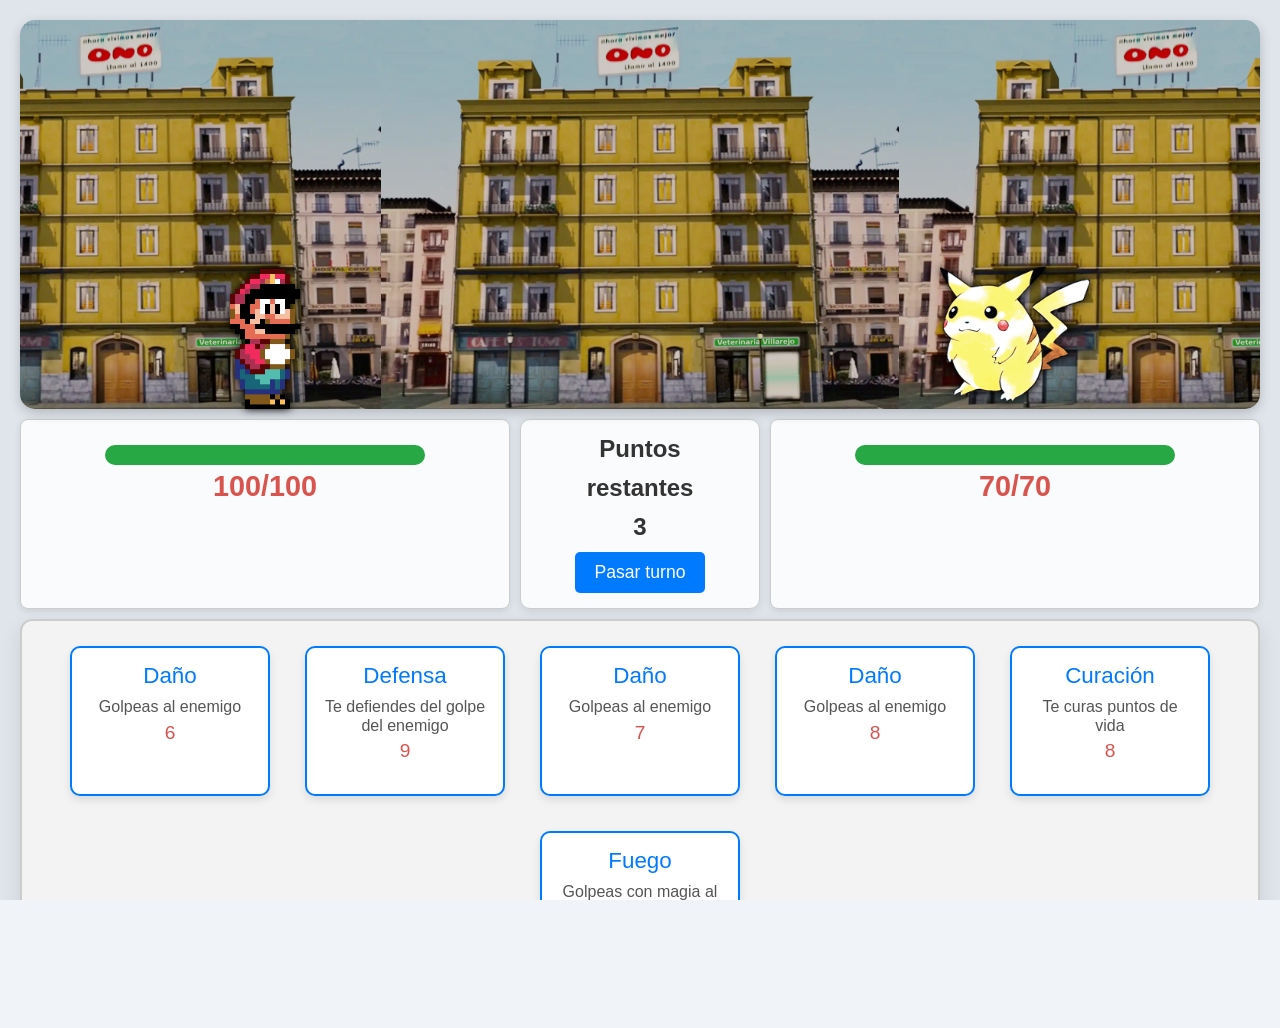
<file: Javascript The Spire/combate.html>
<!DOCTYPE html>
<html lang="es">

<head>
    <meta charset="UTF-8">
    <meta name="viewport" content="width=device-width, initial-scale=1.0">
    <title>Combate</title>
    <link rel="stylesheet" href="normalize.css">
    <link rel="stylesheet" href="combate.css">
</head>

<body>
    <script src="HeroAttack.js"></script>
    <script src="deck.js"></script>
    <script src="MonsterAttack.js"></script>


    <div class="parent">
        <div class="div1" id="combat"></div>
        <div class="div4">
            <img src="mario.png" alt="">
        </div>
        <div class="div5">
            <img id='monsterImage' alt="">
        </div>
        <div class="div6">
            <progress max="100" id="hero-HP"></progress>
            <div class="textHP">
                <h2><span id="hero-actualHP"></span>/<span id="hero-totalHP">100</span></h2>

            </div>
            <div>
                <!-- Estadísticas del héroe -->
                <p id="hero-defense">Defensa: <span id="hero-defensePoint">0</span></p>
                <p id="hero-burn">Quemadura: <span id="hero-burnPoint">0</span></p>
                <p id="hero-poison">Veneno: <span id="hero-poisonPoint">0</span></p>
                <p id="hero-freeze">Congelamiento: <span id="hero-freezePoint">0</span></p>
            </div>
        </div>
        <div class="div2" id="stat"></div>
        <div class="div8">
            <h2>Puntos </h2>
            <h2>restantes</h2>
            <h2><span id="energyPoint">3</span></h2>
            <button class="turn-button" id="turn-button">Pasar turno</button>
        </div>
        <div class="div7">
            <progress max="70" id="monster-HP" value="70"></progress>
            <div class="textHP">
                <h2><span id="monster-actualHP">70</span>/<span id="monster-totalHP">70</span></h2>
            </div>
            <div>
                <!-- Estadísticas del enemigo -->
                <p id="monster-defense">Defensa: <span id="monster-defensePoint">0</span></p>
                <p id="monster-burn">Quemadura: <span id="monster-burnPoint">0</span></p>
                <p id="monster-poison">Veneno: <span id="monster-poisonPoint">0</span></p>
                <p id="monster-freeze">Congelamiento: <span id="monster-freezePoint">0</span></p>
            </div>
        </div>
        <div class="div3" id="hand">
        </div>
    </div>

    <script>
        generarCartas();

        function atacar(event) {
            const card = event.currentTarget;
            const tipoCarta = card.querySelector('.card-header').textContent;
            const valorCarta = parseInt(card.querySelector('.card-value').textContent);
            const actionPoint = document.getElementById('energyPoint');
            if (actionPoint.textContent > 0) {
                let promise; // Inicializar la promesa
                switch (tipoCarta) {
                    case 'Daño':
                        promise = damage(valorCarta);
                        break;
                    case 'Curación':
                        promise = heal(valorCarta);
                        break;
                    case 'Defensa':
                        promise = defense(valorCarta);
                        break;
                    case 'Fuego':
                        promise = fireAttack(valorCarta);
                        break;
                    case 'Hielo':
                        promise = iceAttack(valorCarta);
                        break;
                    default:
                        console.error('Tipo de carta no reconocido:', tipoCarta);
                        return; // Salir si el tipo no es reconocido
                }
                // Esperar a que se complete la acción
                if (promise) {
                    promise.then(() => {
                        actionPoint.textContent = actionPoint.textContent - 1; // Restar un punto de acción
                        removeCard(card);
                        // Comprobar si no hay puntos de acción restantes
                        if (actionPoint.textContent === '0') {
                            setTimeout(() => {
                                pasarTurno();
                            }, 200)
                        }
                    });
                }
            }
        }

        function turnoJugador() {
            checkWinOrLoss();
            removeAllCard();
            alert('Es tu turno ahora.');
            generarCartas();
            document.getElementById('energyPoint').textContent = parseInt(document.getElementById('energyPoint').textContent) + 3; // Añade 3 puntos de energía al jugador
            console.log("Turno del jugador iniciado");
            document.getElementById('turn-button').style.display = 'block';

        }

        function pasarTurno() {
            alert('Pasando turno...');
            checkWinOrLoss();
            document.getElementById('turn-button').style.display = 'none';
            removeAllCard();
            startMonsterTurn();
        }

        document.getElementById('turn-button').addEventListener('click', pasarTurno);


       



        function checkWinOrLoss() {
            const heroHP = parseInt(document.getElementById('hero-actualHP').textContent);
            const monsterHP = parseInt(document.getElementById('monster-actualHP').textContent);

            if (monsterHP < 1) {
                alert('¡Has ganado!');
                sessionStorage.setItem('vidaActual', parseInt(document.getElementById('hero-actualHP').textContent));
                window.location.href = 'mapa.html';

            } else if (heroHP < 1) {
                alert('¡Has perdido!');

               

                window.location.href = 'index.html';

            }
        }
    </script>
    <script src="onload.js"></script>
</body>

</html>
</file>
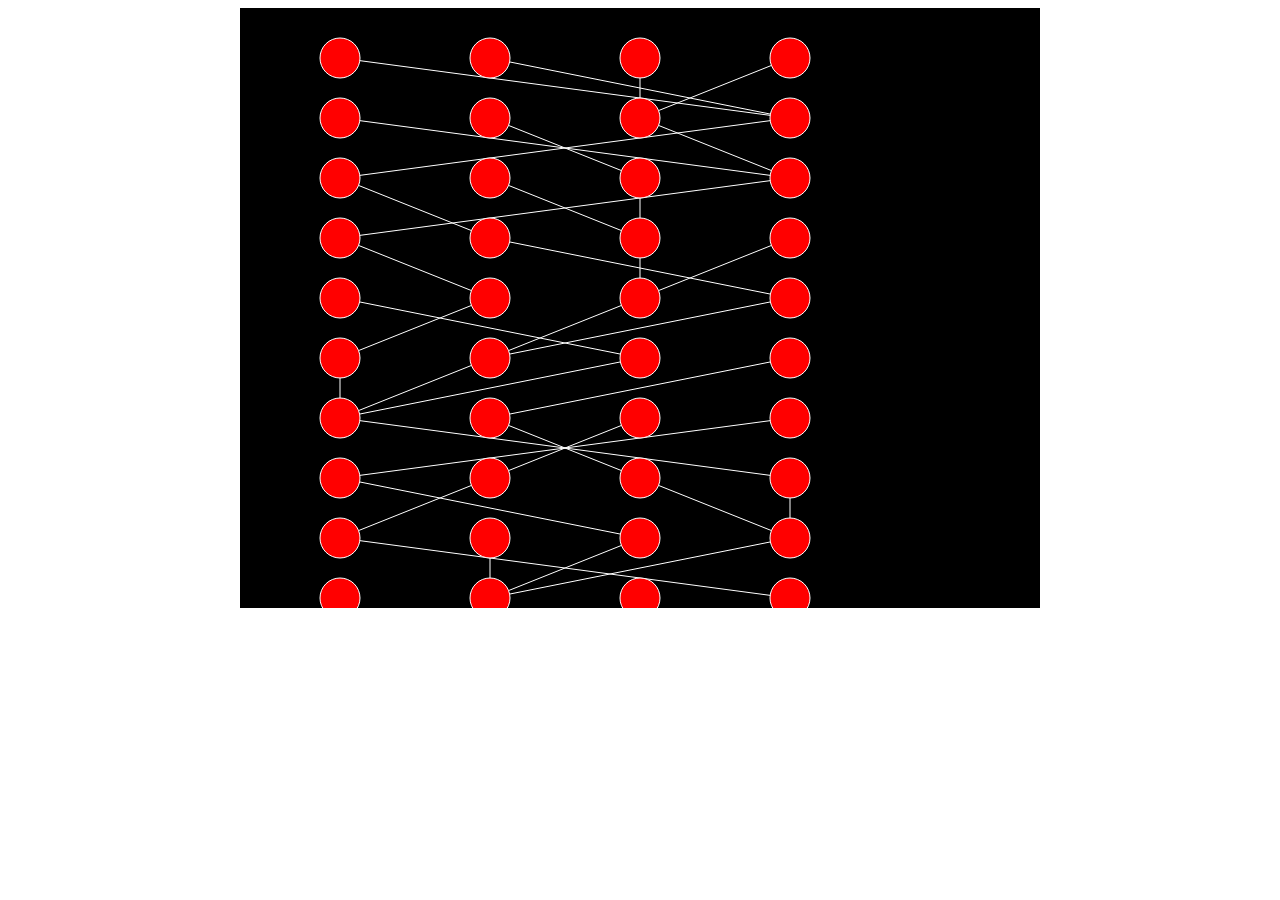
<file: Javascript The Spire/mapa.html>
<!DOCTYPE html>
<html lang="en">
<head>
  <meta charset="UTF-8">
  <meta name="viewport" content="width=device-width, initial-scale=1.0">
  <title>Slay the Spire Map</title>
  <style>
    canvas {
      background-color: #000;
      display: block;
      margin: 0 auto;
    }
  </style>
</head>
<body>
  <canvas id="mapCanvas" width="800" height="600"></canvas>

  <script>
    const canvas = document.getElementById('mapCanvas');
    const ctx = canvas.getContext('2d');

    const nodeRadius = 20;
    const mapLevels = 10;  // Number of levels (rows) in the map
    const nodesPerLevel = 4;  // Number of nodes per level

    // Generate nodes
    const nodes = [];
    for (let level = 0; level < mapLevels; level++) {
      const y = 50 + level * 60;  // Vertical spacing
      nodes[level] = [];
      for (let i = 0; i < nodesPerLevel; i++) {
        const x = 100 + i * 150;  // Horizontal spacing
        nodes[level].push({ x, y, connections: [] });
      }
    }

    // Connect nodes randomly
    for (let level = 0; level < mapLevels - 1; level++) {
      for (const node of nodes[level]) {
        // Connect to a random node in the next level
        const nextLevelNode = nodes[level + 1][Math.floor(Math.random() * nodesPerLevel)];
        node.connections.push(nextLevelNode);
      }
    }

    // Draw nodes and connections
    function drawMap() {
      ctx.clearRect(0, 0, canvas.width, canvas.height);

      // Draw connections
      nodes.forEach(level => {
        level.forEach(node => {
          node.connections.forEach(connection => {
            ctx.beginPath();
            ctx.moveTo(node.x, node.y);
            ctx.lineTo(connection.x, connection.y);
            ctx.strokeStyle = 'white';
            ctx.stroke();
          });
        });
      });

      // Draw nodes
      nodes.forEach(level => {
        level.forEach(node => {
          ctx.beginPath();
          ctx.arc(node.x, node.y, nodeRadius, 0, 2 * Math.PI);
          ctx.fillStyle = 'red';
          ctx.fill();
          ctx.strokeStyle = 'white';
          ctx.stroke();
        });
      });
    }

    // Initial draw
    drawMap();
  </script>
</body>
</html>
</file>
<file: Javascript The Spire/combate.css>
* {
    margin: 0;
    padding: 0;
    box-sizing: border-box;
}

html,
body {
    height: 100vh;
    font-family: 'Roboto', sans-serif;
    /* Fuente similar a la del juego */
    background-color: #f0f4f8;
    /* Fondo claro y suave */
    color: #333333;
    /* Texto oscuro para mejor legibilidad */
    overflow-y: hidden;
    scrollbar-width: none;
}

.parent {
    display: grid;
    grid-template-columns: repeat(5, 1fr);
    grid-template-rows: repeat(5, 1fr);
    grid-column-gap: 10px;
    grid-row-gap: 10px;

    padding: 20px;
    background-color: #e0e5ec;
    /* Fondo ligeramente texturizado */
}

.div1 {
    /* Combate */
    grid-area: 1 / 1 / 3 / 6;
    object-fit: cover;
    /* Fondo de combate con un filtro para suavizar los colores */
    background-size: contain ;
    background-position: center;
    filter: brightness(0.8);
    /* height: 350px; */
    border-radius: 15px;
    box-shadow: 0 4px 12px rgba(0, 0, 0, 0.2);
}

.div2 {
    /* Datos */
    display: none;
    grid-area: 3 / 1 / 4 / 6;
    background-color: rgba(255, 255, 255, 0.8);
    /* Fondo semi-transparente claro */
    padding: 15px;
    border-radius: 10px;
    box-shadow: 0 2px 8px rgba(0, 0, 0, 0.1);
}

.div3 {
    /* Mano de cartas */
    grid-area: 4 / 1 / 6 / 6;
    display: flex;
    flex-wrap: wrap;
    justify-content: center;
    align-items: flex-start;
    padding: 15px;
    background-color: rgba(245, 245, 245, 0.9);
    /* Fondo claro y opaco */
    border: 2px solid #cccccc;
    /* Borde gris claro */
    border-radius: 12px;
    box-shadow: 0 8px 20px rgba(0, 0, 0, 0.1);
    gap: 15px;
    overflow-y: auto;
    scrollbar-width: none;
}

.div4,
.div5 {
    display: flex;
    justify-content: center;
    align-items: flex-end;
}

.div4 {
    /* Héroe */
    grid-area: 1 / 1 / 3 / 3;
}

.div5 {
    /* Monstruo */
    grid-area: 1 / 4 / 3 / 6;
}

.div6,
.div7 {
    display: flex;
    flex-direction: column;
    align-items: center;
    background-color: rgba(255, 255, 255, 0.85);
    /* Fondo semi-transparente claro */
    border: 1px solid #cccccc;
    padding: 15px;
    border-radius: 8px;
    box-shadow: 0 2px 6px rgba(0, 0, 0, 0.1);
}

.div6 {
    /* Datos héroes */
    grid-area: 3 / 1 / 4 / 3;
}

.div7 {
    /* Datos monstruo */
    grid-area: 3 / 4 / 4 / 6;
}

.textHP {
    display: flex;
    flex-direction: column;
    align-items: center;
    margin-top: 5px;
    font-size: 1.2em;
    color: #d9534f;
    /* Rojo suave para HP */
}

.card {
    cursor: pointer;
    flex: 0 1 200px;
    background-color: #ffffff;
    /* Fondo blanco */
    border: 2px solid #007bff;
    /* Bordes azules */
    border-radius: 10px;
    box-shadow: 0 4px 8px rgba(0, 0, 0, 0.1);
    /* Sombra sutil */
    padding: 15px;
    margin: 10px;
    text-align: center;
    color: #333333;
    height: 150px;
    transform: translateX(100%);
    /* Fuera de la pantalla, a la derecha */
    opacity: 0;
    transition: transform 0.5s ease-in-out, opacity 0.5s ease-in-out;
}

.card.visible {
    transform: translateX(0);
    opacity: 1;
}

.card-header {
    font-size: 1.4em;
    color: #007bff;
    /* Azul para el encabezado */
}

.card-description {
    font-size: 1em;
    color: #555555;
    /* Gris oscuro para la descripción */
    margin-top: 10px;
}

.card-value {
    font-size: 1.2em;
    color: #d9534f;
    /* Rojo suave para el valor */
    margin-top: 5px;
}

progress {
    margin-top: 10px;
    width: 70%;
    height: 20px;
    background-color: #cccccc;
    /* Fondo gris claro */
    border-radius: 10px;
    overflow: hidden;
}

progress::-webkit-progress-bar {
    background-color: #cccccc;
}

progress::-webkit-progress-value {
    background-color: #28a745;
    /* Barra de vida en verde */
}

.div8 {
    grid-area: 3 / 3 / 4 / 4;
    display: flex;
    flex-direction: column;
    justify-content: space-between;
    align-items: center;
    padding: 15px;
    background-color: rgba(255, 255, 255, 0.85);
    /* Fondo semi-transparente claro */
    border: 1px solid #cccccc;
    border-radius: 10px;
    box-shadow: 0 2px 10px rgba(0, 0, 0, 0.1);
}

button.turn-button {
    padding: 10px 20px;
    background-color: #007bff;
    /* Botón azul */
    color: #ffffff;
    border: none;
    border-radius: 5px;
    font-size: 1.1em;
    cursor: pointer;
    transition: background-color 0.3s;
}

button.turn-button:hover {
    background-color: #0056b3;
}

img {
    height: 150px;
    width: auto;
    display: flex;
    align-items: baseline;
    filter: drop-shadow(0 0 4px black);
    object-fit: cover;
}

#monster-defense,
#monster-burn,
#monster-poison,
#monster-freeze,
#hero-defense,
#hero-burn,
#hero-poison,
#hero-freeze {
    display: none;
}

.card:hover{
background-color: #d0ddeb;
}

@media (max-width: 768px) {
    img{
        height: 80px;
    }

    .parent{
        height: 100vh;
    }
}

@media (max-width: 800px) {

}
</file>
